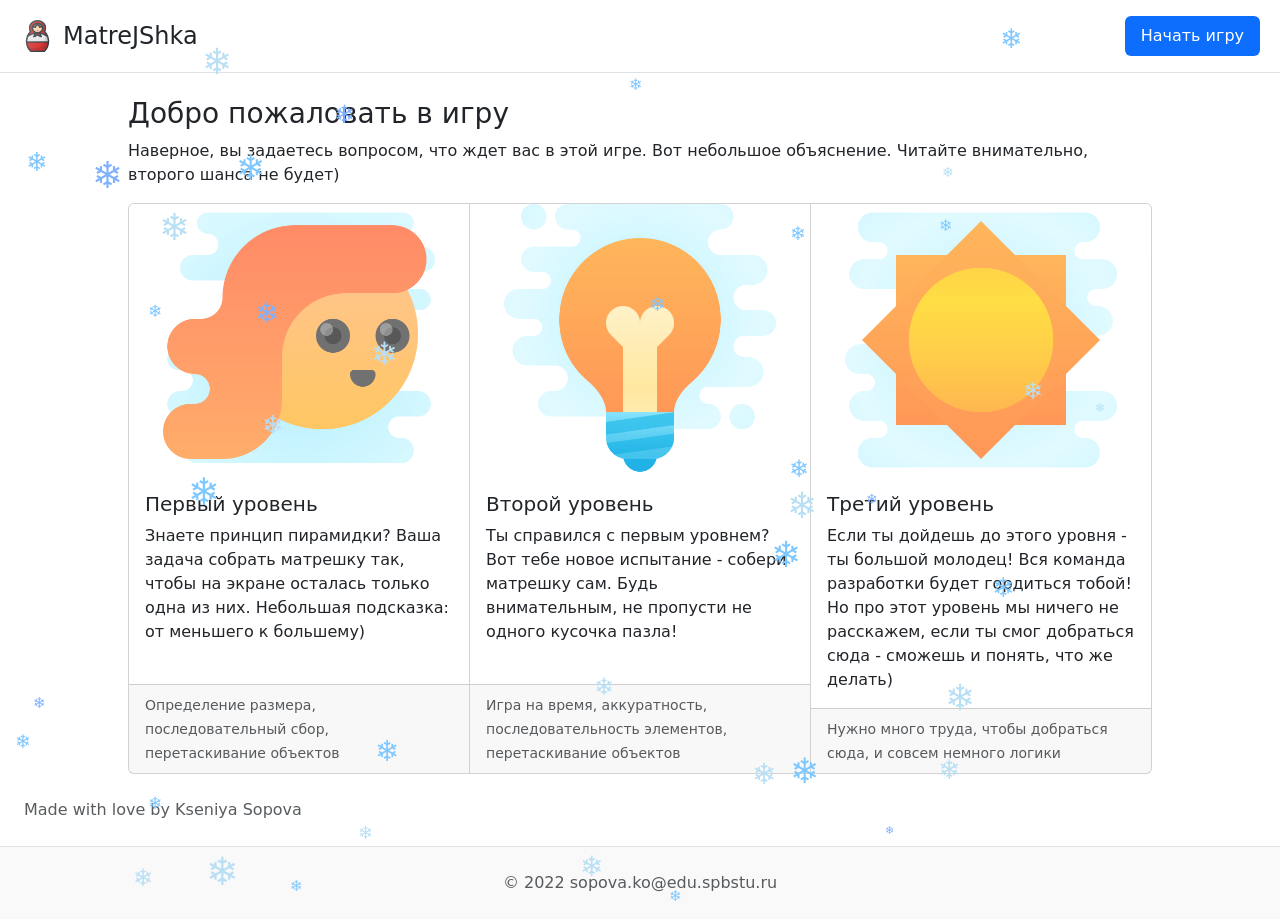
<file: kursverstka/index.html>
<!doctype html>
<html lang="ru">
<head>
  <!-- Кодировка веб-страницы -->
  <meta charset="utf-8">
  <!-- Настройка viewport -->
  <meta name="viewport" content="width=device-width, initial-scale=1">
  <title>...</title>

  <!-- Bootstrap CSS (jsDelivr CDN) -->
  <link href="https://cdn.jsdelivr.net/npm/bootstrap@5.1.3/dist/css/bootstrap.min.css" rel="stylesheet" integrity="sha384-1BmE4kWBq78iYhFldvKuhfTAU6auU8tT94WrHftjDbrCEXSU1oBoqyl2QvZ6jIW3" crossorigin="anonymous">
  <!-- Bootstrap Bundle JS (jsDelivr CDN) -->
  <script defer src="https://cdn.jsdelivr.net/npm/bootstrap@5.1.3/dist/js/bootstrap.bundle.min.js" integrity="sha384-ka7Sk0Gln4gmtz2MlQnikT1wXgYsOg+OMhuP+IlRH9sENBO0LRn5q+8nbTov4+1p" crossorigin="anonymous"></script>
  <link rel="stylesheet" href="style.css">  
</head>
<body>
  <!-- Контент страницы -->
  <!-- <div class="container"> -->
    <header class="d-flex flex-wrap justify-content-center py-3 mb-4 border-bottom">
      <a href="index.html" class="d-flex align-items-center mb-3 mb-md-0 me-md-auto text-dark text-decoration-none">
        <!-- <svg class="bi me-2" width="40" height="32"><use xlink:href="#bootstrap"></use></svg> -->
        <img src='img/logo.png' class="bi me-2 logo" width="35" height="32" >
        <span class="fs-4">MatreJShka</span>
      </a>

      <ul class="nav nav-pills">
        <li class="nav-item" style="margin-right: 20px;"><a href="reg/registration.html" class="nav-link active" aria-current="page">Начать игру</a></li>

         <!-- <li class="nav-item"><a href="reg/registration.html" class="nav-link">Помощь</a></li> -->
         
        <!--<li class="nav-item"><a href="#" class="nav-link">Pricing</a></li>
        <li class="nav-item"><a href="#" class="nav-link">FAQs</a></li>
        <li class="nav-item"><a href="#" class="nav-link">About</a></li> -->
      </ul>
    </header>
  <!-- </div> -->
  <!-- <div class="card main-card">
    <div class="card-body">
      <h5 class="card-title">Card title</h5>
      <p class="card-text">This is a wider card with supporting text below as a natural lead-in to additional content. This content is a little bit longer.</p>
      <p class="card-text"><small class="text-muted">Last updated 3 mins ago</small></p>
    </div>
    <img class="card-img-bottom" src="..." alt="Card image cap">
  </div> -->
  <div class="main">
    <h3>Добро пожаловать в игру</h3>
    <p>Наверное, вы задаетесь вопросом, что ждет вас в этой игре. Вот небольшое объяснение. Читайте внимательно,
      второго шанса не будет)
    </p>
    <div class="card-group card-group2">
        <div class="card">
          <img class="card-img-top img80" src="img/4.png" alt="Card image cap">
          <div class="card-body">
            <h5 class="card-title">Первый уровень</h5>
            <p class="card-text">
              Знаете принцип пирамидки? Ваша задача собрать матрешку так, чтобы на экране осталась только одна из них.
              Небольшая подсказка: от меньшего к большему)
            </p>
          </div>
          <div class="card-footer">
            <small class="text-muted">Определение размера, последовательный сбор, перетаскивание объектов</small>
          </div>
        </div>
        <div class="card">
          <img class="card-img-top img80" src="img/5.png" alt="Card image cap">
          <div class="card-body">
            <h5 class="card-title">Второй уровень</h5>
            <p class="card-text">
              Ты справился с первым уровнем? Вот тебе новое испытание - собери матрешку сам. 
              Будь внимательным, не пропусти не одного кусочка пазла!
            </p>
          </div>
          <div class="card-footer">
            <small class="text-muted">Игра на время, аккуратность, последовательность элементов, перетаскивание объектов</small>
          </div>
        </div>
        <div class="card">
          <img class="card-img-top img80" src="img/6.png" alt="Card image cap">
          <div class="card-body">
            <h5 class="card-title">Третий уровень</h5>
            <p class="card-text">
              Если ты дойдешь до этого уровня - ты большой молодец! Вся команда разработки будет гордиться тобой!
              Но про этот уровень мы ничего не расскажем, если ты смог добраться сюда - сможешь и понять, что же делать)
            </p>
          </div>
          <div class="card-footer">
            <small class="text-muted">Нужно много труда, чтобы добраться сюда, и совсем немного логики</small>
          </div>
        </div>
      </div>


      <!-- Footer -->








  </div>
  <footer class="text-center text-lg-start bg-white text-muted">
    <!-- Section: Social media -->
    <section class="d-flex justify-content-center justify-content-lg-between p-4 border-bottom">
      <!-- Left -->
      <div class="me-5 d-none d-lg-block">
        <span>Made with love by Kseniya Sopova</span>
      </div>
      <!-- Left -->
  
      <!-- Right -->
      <div>
        
      </div>
      <!-- Right -->
    </section>
    <!-- Section: Social media -->
  
   
  
    <!-- Copyright -->
    <div class="text-center p-4" style="background-color: rgba(0, 0, 0, 0.025);">
      © 2022 sopova.ko@edu.spbstu.ru
    </div>
    <!-- Copyright -->
  </footer>
  <!-- Footer -->
  <script src="index.js"></script>
</body>
</html>
</file>
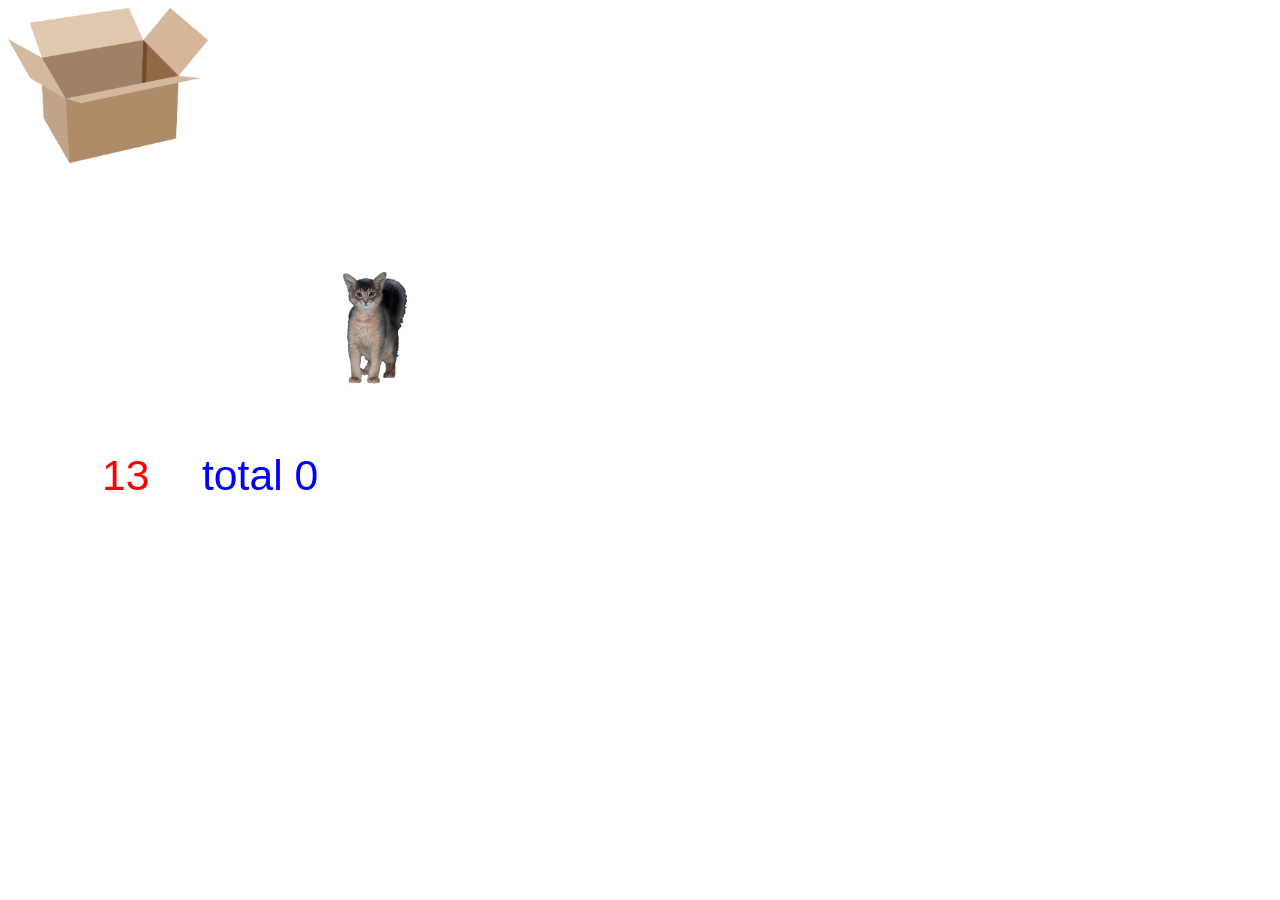
<file: game/h.html>
<!DOCTYPE html>
<html>
<head>
	<meta charset="utf-8">
	<meta http-equiv="X-UA-Compatible" content="IE=edge">
	<title>laba8</title>
	<meta name="viewport" content="width=device-width, initial-scale=1">
	<style type="text/css">
		div{
			position: absolute;
			background-color:white;
			width: 1250px;
			height:450px;
			margin-top: 0px;
		}
		button{
			margin-top: 50px;
		}
		input{
			position: absolute;
			float: left;
			margin-left: 100px;
		}
		
	</style>
</head>
<body> 
	
	<div id="area">
		
	</div>
	<script src="8laba.js"></script>

	
</body>
</html>
</file>
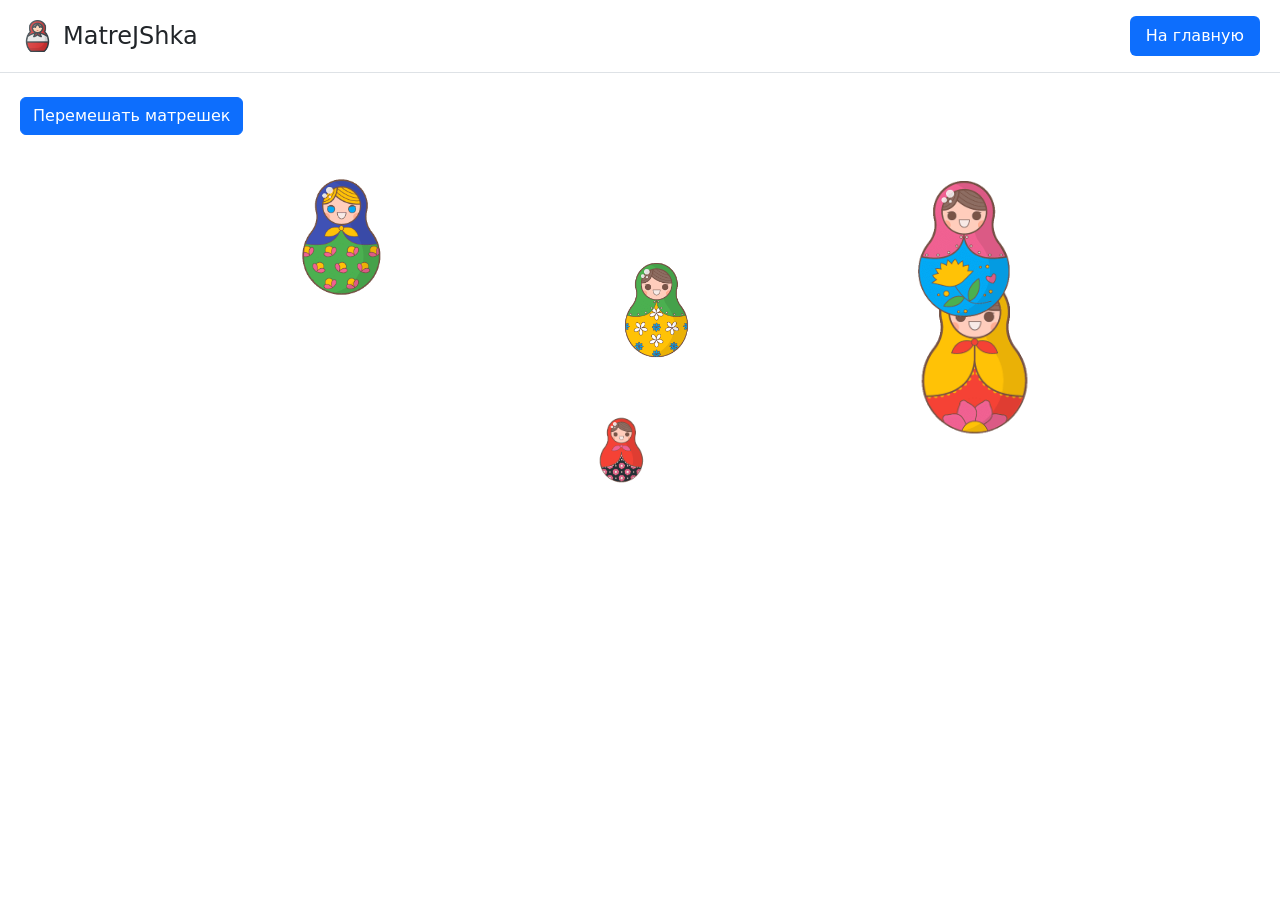
<file: kursverstka/game1/game.html>
<!doctype html>
<html lang="ru">
<head>
  <!-- Кодировка веб-страницы -->
  <meta charset="utf-8">
  <!-- Настройка viewport -->
  <meta name="viewport" content="width=device-width, initial-scale=1">
  <title>MatreJShka</title>

  <!-- Bootstrap CSS (jsDelivr CDN) -->
  <link href="https://cdn.jsdelivr.net/npm/bootstrap@5.1.3/dist/css/bootstrap.min.css" rel="stylesheet" integrity="sha384-1BmE4kWBq78iYhFldvKuhfTAU6auU8tT94WrHftjDbrCEXSU1oBoqyl2QvZ6jIW3" crossorigin="anonymous">
  <!-- Bootstrap Bundle JS (jsDelivr CDN) -->
  <script defer src="https://cdn.jsdelivr.net/npm/bootstrap@5.1.3/dist/js/bootstrap.bundle.min.js" integrity="sha384-ka7Sk0Gln4gmtz2MlQnikT1wXgYsOg+OMhuP+IlRH9sENBO0LRn5q+8nbTov4+1p" crossorigin="anonymous"></script>
  <link rel="stylesheet" href="game.css">  
</head>
<body onload="reload()">
    <header class="d-flex flex-wrap justify-content-center py-3 mb-4 border-bottom">
        <a href="../index.html" class="d-flex align-items-center mb-3 mb-md-0 me-md-auto text-dark text-decoration-none">
          <!-- <svg class="bi me-2" width="40" height="32"><use xlink:href="#bootstrap"></use></svg> -->
          <img src='../img/logo.png' class="bi me-2 logo" width="35" height="32" >
          <span class="fs-4">MatreJShka</span>
        </a>
  
        <ul class="nav nav-pills">
          <li class="nav-item" style="margin-right: 20px;"><a href="../index.html" class="nav-link active" aria-current="page">На главную</a></li>
        </ul>
      </header>



<button id="content-button" class="btn btn-primary" style="margin-left: 20px;" onclick="reload()">Перемешать матрешек</button>
      <div id="area" class="area">
        
        <div id="m5" class="m5"></div>
        <div id="m4" class="m4"></div>
        <div id="m3" class="m3"></div>
        <div id="m2" class="m2"></div>
        <div id="m1" class="m1"></div>
        <div id="snackbar">Подумай еще((</div>
        

      </div>
      <div id="myModal" class="modal">
        <!-- Modal content -->
        <div class="modal-content">
          <h1>Ты молодец!</h1>
          <p class="finalgrade" id="a" >Ты заработал 100 баллов и прошел этот уровень! Вперед, на встречу приключениям!!!</p>
          <!-- <button id="content-button" class="btn btn-primary" style="margin-left: 20px;" onClick='location.href="game2.html"'>Следующий уровень</button> -->
          <ul class="nav nav-pills">
            <li class="nav-item"><a href="../index.html" class="nav-link">На главную</a></li>
            <li class="nav-item"><a href="../game2/game2.html" class="nav-link active" aria-current="page">Следующий уровень</a></li>
          </ul>
        </div>
      </div>
      <div id="myModal2" class="modal">
        <!-- Modal content -->
        <div class="modal-content">
          <h1>Ты хорошо шёл!</h1>
          <p class="finalgrade" id="a" >Ты заработал 75 баллов и практически прошел этот уровень! Давай попробуем еще раз?</p>
          <!-- <button id="content-button" class="btn btn-primary" style="margin-left: 20px;" onClick='location.href="game2.html"'>Следующий уровень</button> -->
          <ul class="nav nav-pills">
            <li class="nav-item"><a href="../index.html" class="nav-link">На главную</a></li>
            <li class="nav-item"><a href="game.html" class="nav-link active" aria-current="page">Еще раз</a></li>
          </ul>
        </div>
      </div>
      <div id="myModal3" class="modal">
        <!-- Modal content -->
        <div class="modal-content">
          <h1>Ты старался!</h1>
          <p class="finalgrade" id="a" >Ты заработал 50 баллов, а это уже половина! Давай попробуем еще раз?</p>
          <!-- <button id="content-button" class="btn btn-primary" style="margin-left: 20px;" onClick='location.href="game2.html"'>Следующий уровень</button> -->
          <ul class="nav nav-pills">
            <li class="nav-item"><a href="../index.html" class="nav-link">На главную</a></li>
            <li class="nav-item"><a href="game.html" class="nav-link active" aria-current="page">Еще раз</a></li>
          </ul>
        </div>
      </div>
      <div id="myModal4" class="modal">
        <!-- Modal content -->
        <div class="modal-content">
          <h1>Ты можешь лучше(</h1>
          <p class="finalgrade" id="a" >Ты заработал 25 баллов, я верю в тебя, ты справишься! Давай попробуем еще раз?</p>
          <!-- <button id="content-button" class="btn btn-primary" style="margin-left: 20px;" onClick='location.href="game2.html"'>Следующий уровень</button> -->
          <ul class="nav nav-pills">
            <li class="nav-item"><a href="../index.html" class="nav-link">На главную</a></li>
            <li class="nav-item"><a href="game.html" class="nav-link active" aria-current="page">Еще раз</a></li>
          </ul>
        </div>
      </div>
      <div id="myModal5" class="modal">
        <!-- Modal content -->
        <div class="modal-content">
          <h1>Давай заново</h1>
          <p class="finalgrade" id="a" >Ты заработал 0 баллов, ну-ка постарайся без ошибок! Давай попробуем еще раз?</p>
          <!-- <button id="content-button" class="btn btn-primary" style="margin-left: 20px;" onClick='location.href="game2.html"'>Следующий уровень</button> -->
          <ul class="nav nav-pills">
            <li class="nav-item"><a href="../index.html" class="nav-link">На главную</a></li>
            <li class="nav-item"><a href="game.html" class="nav-link active" aria-current="page">Еще раз</a></li>
          </ul>
        </div>
      </div>
      <script src="game.js"></script>  
        
</body>
</html>
</file>
<file: kursverstka/style.css>
.logo{
    margin-left: 20px;
}
.main{
    width: 80%;
    margin:auto;
}
/* .card-group2{
    width: 50%;
} */
.main-card{
    width: 80%;
    margin:auto;
}
.img80{
    width: 80%;
    margin:auto;
}
</file>
<file: kursverstka/game1/game.css>
.logo{
    margin-left: 20px;
}
.main{
    width: 80%;
    margin:auto;
}
#snackbar {
    visibility: hidden;
    min-width: 250px;
    margin-left: -125px;
    background-color: #333;
    color: #fff;
    text-align: center;
    border-radius: 2px;
    padding: 16px;
    position: fixed;
    z-index: 1;
    left: 50%;
    bottom: 30px;
    font-size: 17px;
  }
  
  #snackbar.show {
    visibility: visible;
    -webkit-animation: fadein 0.5s, fadeout 0.5s 2.5s;
    animation: fadein 0.5s, fadeout 0.5s 2.5s;
  }
  
  @-webkit-keyframes fadein {
    from {bottom: 0; opacity: 0;} 
    to {bottom: 30px; opacity: 1;}
  }
  
  @keyframes fadein {
    from {bottom: 0; opacity: 0;}
    to {bottom: 30px; opacity: 1;}
  }
  
  @-webkit-keyframes fadeout {
    from {bottom: 30px; opacity: 1;} 
    to {bottom: 0; opacity: 0;}
  }
  
  @keyframes fadeout {
    from {bottom: 30px; opacity: 1;}
    to {bottom: 0; opacity: 0;}
  }
.area{
    /* background-color: aqua;
    width: 100%;
    height: 100%;
    display: block; */
    display: block;
    
    height: 500px;
    width: 100%;
    /* background-color: rgb(250, 210, 250); */
    padding: 0px;
    position: relative;
    z-index: 9;
}
.m1{
    cursor: move;
    width: 48px;
    height: 68px;
    z-index: 10;
    /* background-color: aqua; */
    position: absolute;
    background: url("../img/m1.png");
    background-size: contain;
    background-repeat: no-repeat;
    /* border: 1px solid red; */
}
.m2{
    cursor: move;
    z-index: 10;
    width: 70px;
    height: 100px;
    position: absolute;
    background-image: url("../img/m2.png");
    background-size: contain;
    background-repeat: no-repeat;
    /* border: 1px solid red; */
}
.m3{
    cursor: move;
    z-index: 10;
    width: 85px;
    height: 125px;
    position: absolute;
    background-image: url("../img/m6.png");
    background-size: contain;
    background-repeat: no-repeat;
    /* border: 1px solid red; */
}
.m4{
    cursor: move;
    z-index: 10;
    width: 100px;
    height: 150px;
    position: absolute;
    background-image: url("../img/m4.png");
    background-size: contain;
    background-repeat: no-repeat;
    /* border: 1px solid red; */
}
.m5{
    cursor: move;
    z-index: 10;
    width: 115px;
    height: 175px;
    position: absolute;
    background-image: url("../img/m5.png");
    background-size: contain;
    background-repeat: no-repeat;
    /* border: 1px solid red; */
}

/* The Modal (background) */
.modal {
  display: none; /* Hidden by default */
  position: fixed; /* Stay in place */
  z-index: 10; /* Sit on top */
  padding-top: 100px; /* Location of the box */
  left: 0;
  top: 0;
  width: 100%; /* Full width */
  height: 100%; /* Full height */
  overflow: auto; /* Enable scroll if needed */
  background-color: rgb(0,0,0); /* Fallback color */
  background-color: rgba(0,0,0,0.4); /* Black w/ opacity */
}

/* Modal Content */
.modal-content {
  background-color: #fefefe;
  margin: auto;
  padding: 20px;
  border: 1px solid #888;
  width: 80%;
}

/* The Close Button */
.close {
  color: #aaaaaa;
  float: right;
  font-size: 28px;
  font-weight: bold;
}
.close:hover,
.close:focus {
  color: #000;
  text-decoration: none;
  cursor: pointer;
}
</file>
